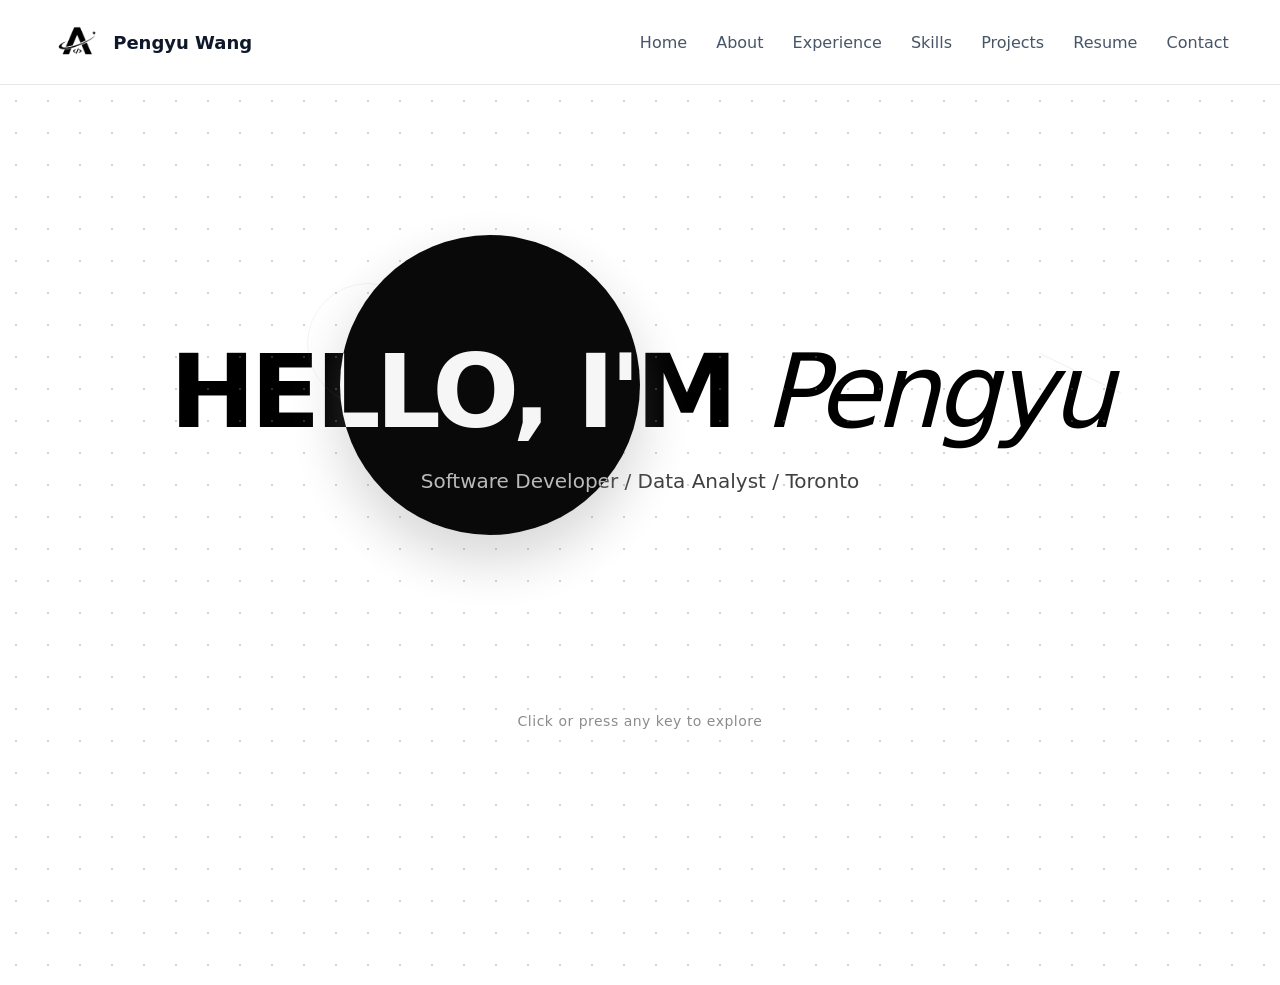
<file: index.html>
<!-- `src/main/res/layout/index.html` -->
<!doctype html>
<html lang="en">
<head>
    <meta charset="utf-8"/>
    <meta name="viewport" content="width=device-width,initial-scale=1"/>
<!-- import Lucide for cards' icons -->
    <title>Pengyu Wang</title>
    <link rel="stylesheet" href="src/main/res/css/navbar.css">
    <link rel="stylesheet" href="src/main/res/css/main_activity.css">
</head>

<body>
<header>
    <div class="nav-wrap">
        <a href="index.html" class="logo">
            <img src="src/main/assets/drawable/Logo_Gradient.png" alt="Areonedev logo" class="logo-img">
            <span>Pengyu Wang</span>
        </a>

        <nav aria-label="Primary">
            <a href="src/main/res/layout/HomeActivity.html">Home</a>
            <a href="src/main/res/layout/AboutActivity.html">About</a>
            <a href="src/main/res/layout/ExperienceActivity.html">Experience</a>
            <a href="src/main/res/layout/SkillsActivity.html">Skills</a>
            <a href="src/main/res/layout/ProjectsActivity.html">Projects</a>
            <a href="src/main/res/layout/ResumeActivity.html">Resume</a>
            <a href="src/main/res/layout/ContactActivity.html">Contact</a>
        </nav>
    </div>
</header>

<main class="intro-page" id="introPage">

    <div class="magnifier" id="magnifier"></div>

    <section class="hero-content" id="heroContent">
        <h1>
            HELLO, I'M <span>Pengyu</span>
        </h1>

        <p>
            Software Developer / Data Analyst / Toronto
        </p>

        <div class="enter-hint">
            Click or press any key to explore
        </div>
    </section>

</main>

<script src="src/main/js/Main.js"></script>

</body>
</html>
</file>
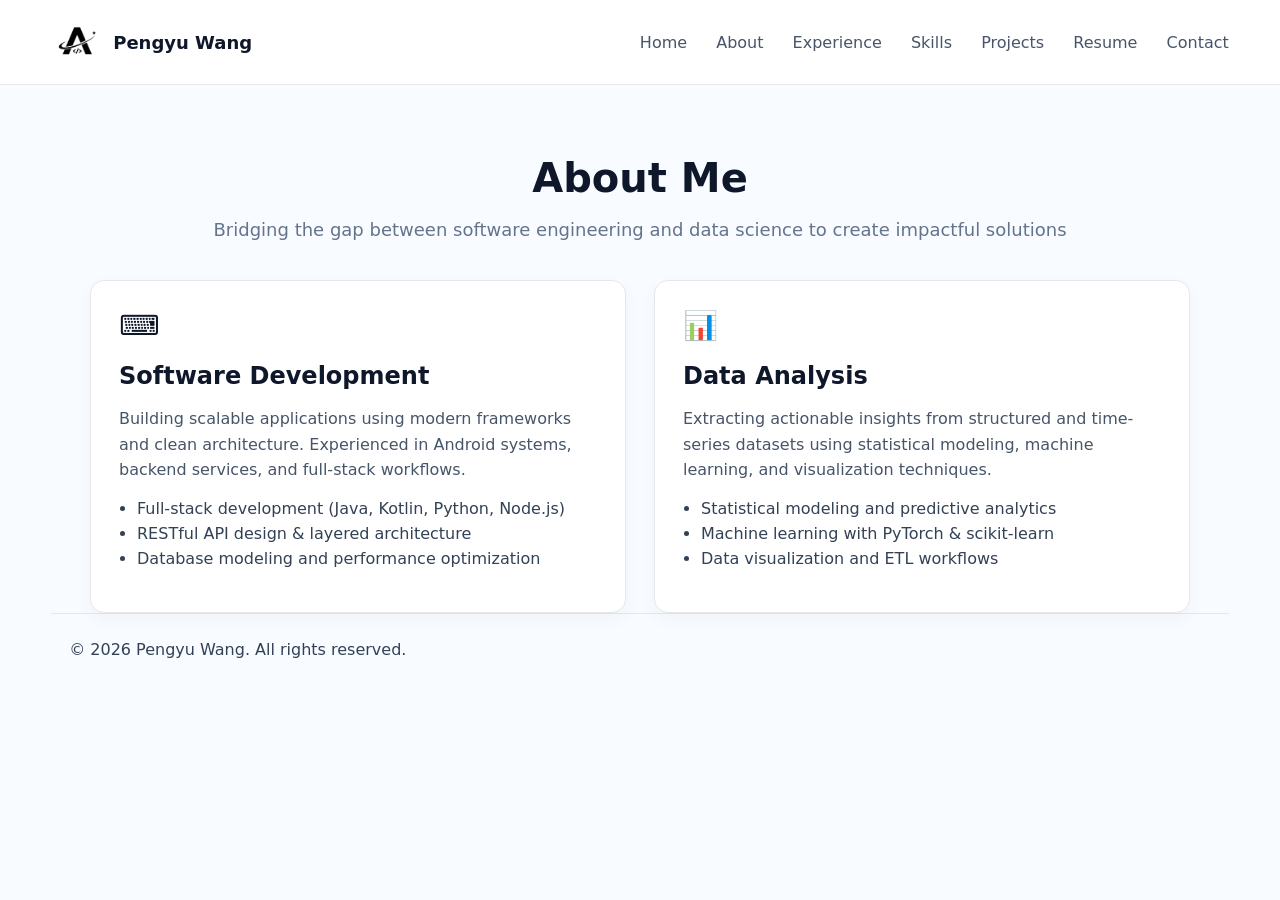
<file: src/main/res/layout/AboutActivity.html>
<!DOCTYPE html>
<html lang="en">
<head>
    <meta charset="UTF-8">
    <meta name="viewport" content="width=device-width, initial-scale=1.0">
    <title>About Me</title>
    <link rel="stylesheet" href="../css/footer.css">
    <link rel="stylesheet" href="../css/navbar.css">
    <link rel="stylesheet" href="../css/about_activity.css">
</head>

<body>

<header>
    <div class="nav-wrap">
        <a href="../../../../index.html" class="logo">
            <img src="../../assets/drawable/Logo_Gradient.png" alt="Areonedev logo" class="logo-img">
            <span>Pengyu Wang</span>
        </a>

        <nav>
            <a href="../../../../index.html">Home</a>
            <a href="AboutActivity.html">About</a>
            <a href="ExperienceActivity.html">Experience</a>
            <a href="SkillsActivity.html">Skills</a>
            <a href="ProjectsActivity.html">Projects</a>
            <a href="ResumeActivity.html">Resume</a>
            <a href="ContactActivity.html">Contact</a>
        </nav>
    </div>
</header>


<section class="about-section">

    <div class="section-title">
        <h1>About Me</h1>
        <p>
            Bridging the gap between software engineering and data science to create impactful solutions
        </p>
    </div>


    <div class="about-grid">

        <!-- Card 1 -->
        <div class="about-card">

            <div class="icon">⌨️</div>

            <h2>Software Development</h2>

            <p>
                Building scalable applications using modern frameworks and clean architecture.
                Experienced in Android systems, backend services, and full-stack workflows.
            </p>

            <ul>
                <li>Full-stack development (Java, Kotlin, Python, Node.js)</li>
                <li>RESTful API design & layered architecture</li>
                <li>Database modeling and performance optimization</li>
            </ul>

        </div>


        <!-- Card 2 -->
        <div class="about-card">

            <div class="icon">📊</div>

            <h2>Data Analysis</h2>

            <p>
                Extracting actionable insights from structured and time-series datasets using statistical
                modeling, machine learning, and visualization techniques.
            </p>

            <ul>
                <li>Statistical modeling and predictive analytics</li>
                <li>Machine learning with PyTorch & scikit-learn</li>
                <li>Data visualization and ETL workflows</li>
            </ul>

        </div>

    </div>

</section>

<footer>
    <p>© 2026 Pengyu Wang. All rights reserved.</p>
</footer>

</body>
</html>
</file>
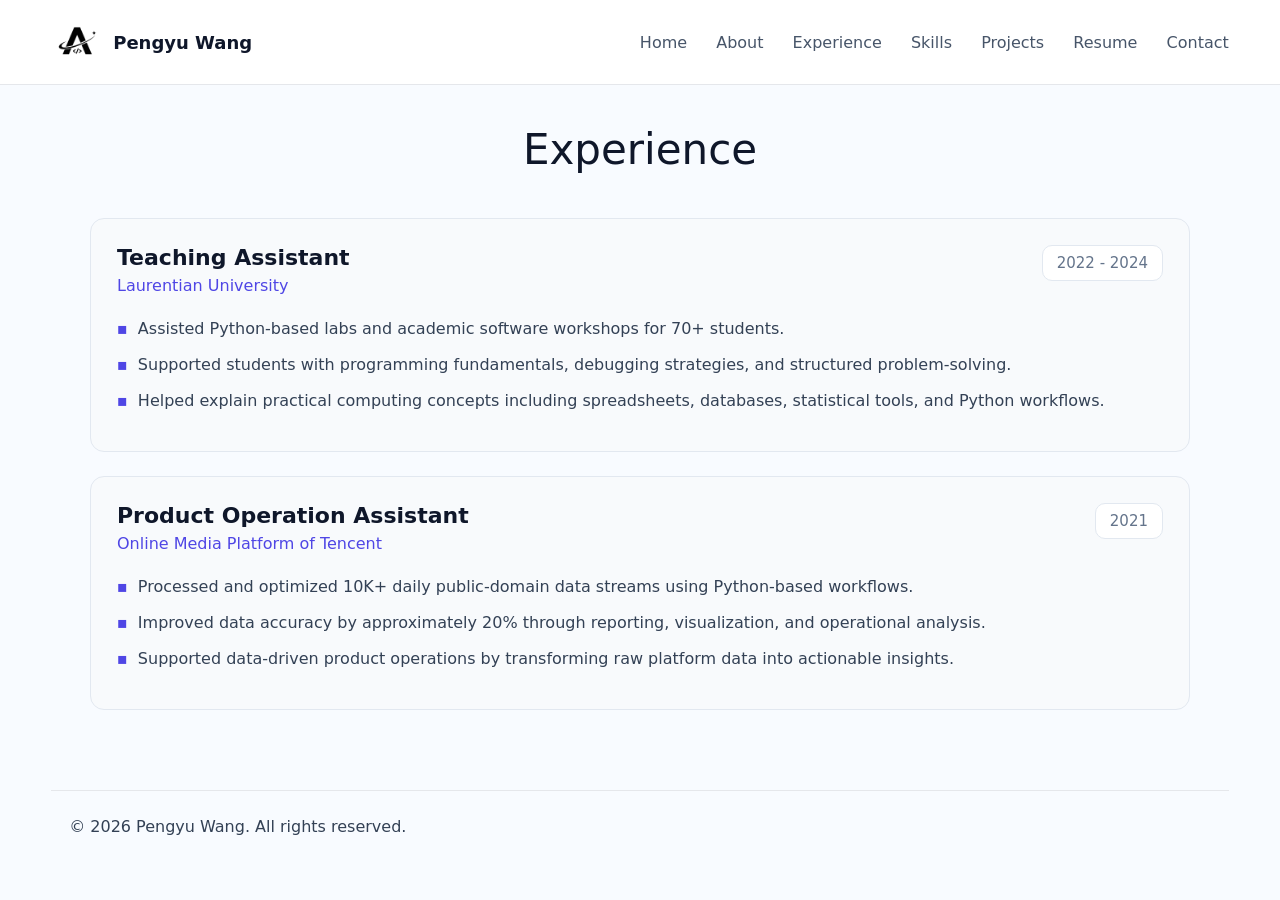
<file: src/main/res/layout/ExperienceActivity.html>
<!DOCTYPE html>
<html lang="en">
<head>
    <meta charset="UTF-8">
    <meta name="viewport" content="width=device-width, initial-scale=1.0">
    <title>Experience | Pengyu Wang</title>
    <link rel="stylesheet" href="../css/footer.css">
    <link rel="stylesheet" href="../css/navbar.css">
    <link rel="stylesheet" href="../css/experience_activity.css">
</head>
<body>

<header>
    <div class="nav-wrap">
        <a href="../../../../index.html" class="logo">
            <img src="../../assets/drawable/Logo_Gradient.png" alt="Areonedev logo" class="logo-img">
            <span>Pengyu Wang</span>
        </a>

        <nav>
            <a href="../../../../index.html">Home</a>
            <a href="AboutActivity.html">About</a>
            <a href="ExperienceActivity.html">Experience</a>
            <a href="SkillsActivity.html">Skills</a>
            <a href="ProjectsActivity.html">Projects</a>
            <a href="ResumeActivity.html">Resume</a>
            <a href="ContactActivity.html">Contact</a>
        </nav>
    </div>
</header>

<main class="experience-page">

    <section class="section-title">
        <h1>Experience</h1>
    </section>

    <section class="experience-list">

        <article class="experience-card">
            <div class="card-top">
                <div>
                    <h2>Teaching Assistant</h2>
                    <p class="company">Laurentian University</p>
                </div>
                <span class="date">2022 - 2024</span>
            </div>

            <ul>
                <li>Assisted Python-based labs and academic software workshops for 70+ students.</li>
                <li>Supported students with programming fundamentals, debugging strategies, and structured problem-solving.</li>
                <li>Helped explain practical computing concepts including spreadsheets, databases, statistical tools, and Python workflows.</li>
            </ul>
        </article>

        <article class="experience-card">
            <div class="card-top">
                <div>
                    <h2>Product Operation Assistant</h2>
                    <p class="company">Online Media Platform of Tencent</p>
                </div>
                <span class="date">2021</span>
            </div>

            <ul>
                <li>Processed and optimized 10K+ daily public-domain data streams using Python-based workflows.</li>
                <li>Improved data accuracy by approximately 20% through reporting, visualization, and operational analysis.</li>
                <li>Supported data-driven product operations by transforming raw platform data into actionable insights.</li>
            </ul>
        </article>

    </section>

</main>

<footer>
    <p>© 2026 Pengyu Wang. All rights reserved.</p>
</footer>

</body>
</html>
</file>
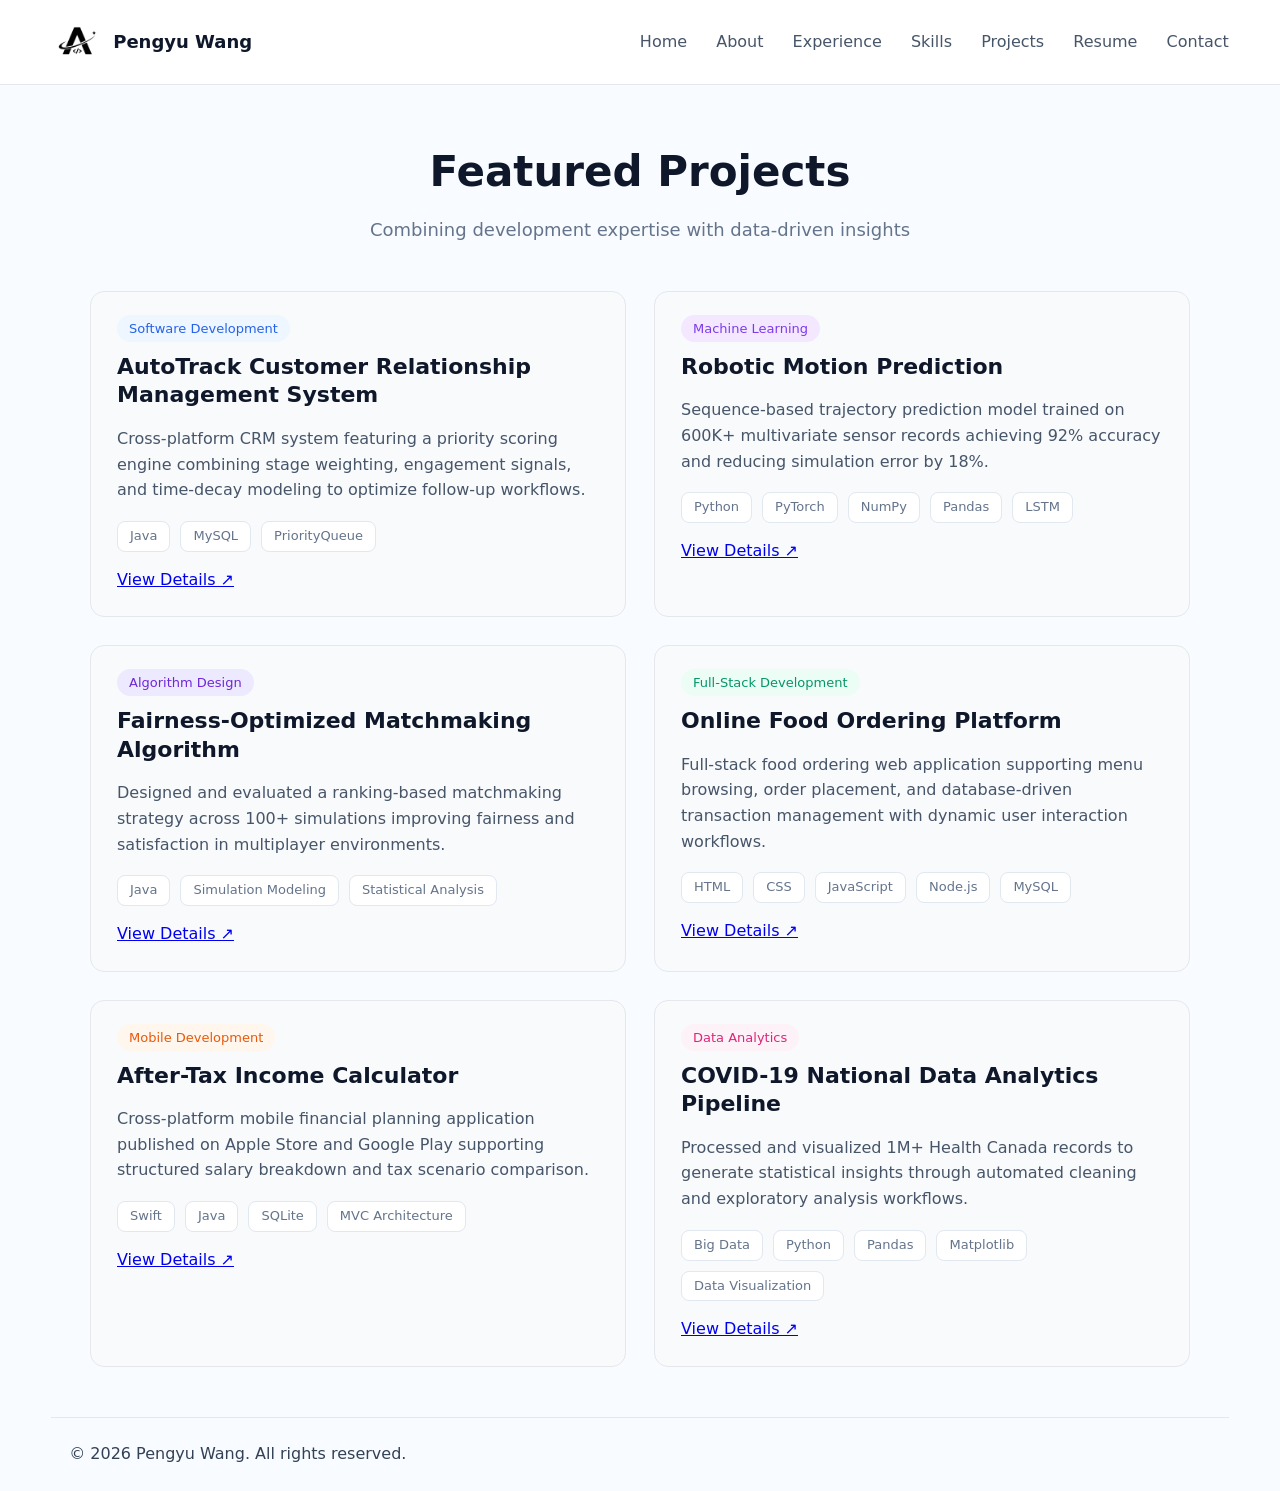
<file: src/main/res/layout/ProjectsActivity.html>
<!DOCTYPE html>
<html lang="en">
<head>
    <meta charset="UTF-8">
    <meta name="viewport" content="width=device-width, initial-scale=1.0">
    <title>Projects | Personal Website</title>
    <link rel="stylesheet" href="../css/navbar.css">
    <link rel="stylesheet" href="../css/footer.css">
    <link rel="stylesheet" href="../css/projects_activity.css">
</head>
<body>

<header>
    <div class="nav-wrap">
        <a href="../../../../index.html" class="logo">
            <img src="../../assets/drawable/Logo_Gradient.png" alt="Areonedev logo" class="logo-img">
            <span>Pengyu Wang</span>
        </a>
        <nav aria-label="Primary">
            <a href="../../../../index.html">Home</a>
            <a href="AboutActivity.html">About</a>
            <a href="ExperienceActivity.html">Experience</a>
            <a href="SkillsActivity.html">Skills</a>
            <a href="ProjectsActivity.html">Projects</a>
            <a href="ResumeActivity.html">Resume</a>
            <a href="ContactActivity.html">Contact</a>
        </nav>
    </div>
</header>

<section class="page-title">
    <h1>Featured Projects</h1>
    <p>Combining development expertise with data-driven insights</p>
</section>

<main class="projects-page">

    <section class="projects-grid">

        <!-- Card 1 -->
        <article class="project-card">
            <span class="tag blue">Software Development</span>
            <h2>AutoTrack Customer Relationship Management System</h2>
            <p>
                Cross-platform CRM system featuring a priority scoring engine combining stage weighting,
                engagement signals, and time-decay modeling to optimize follow-up workflows.
            </p>

            <div class="tech-stack">
                <span>Java</span>
                <span>MySQL</span>
                <span>PriorityQueue</span>
            </div>

            <a href="https://github.com/PengyuW007/AutoTrack" target="_blank">View Details ↗</a>
        </article>


        <!-- Card 2 -->
        <article class="project-card">
            <span class="tag purple">Machine Learning</span>
            <h2>Robotic Motion Prediction</h2>
            <p>
                Sequence-based trajectory prediction model trained on 600K+ multivariate sensor records
                achieving 92% accuracy and reducing simulation error by 18%.
            </p>

            <div class="tech-stack">
                <span>Python</span>
                <span>PyTorch</span>
                <span>NumPy</span>
                <span>Pandas</span>
                <span>LSTM</span>
            </div>

            <a href="https://github.com/PengyuW007/CPSC5616_Robot_Modelling" target="_blank">View Details ↗</a>
        </article>


        <!-- Card 3 -->
        <article class="project-card">
            <span class="tag violet">Algorithm Design</span>
            <h2>Fairness-Optimized Matchmaking Algorithm</h2>
            <p>
                Designed and evaluated a ranking-based matchmaking strategy across 100+ simulations
                improving fairness and satisfaction in multiplayer environments.
            </p>

            <div class="tech-stack">
                <span>Java </span>
                <span>Simulation Modeling</span>
                <span>Statistical Analysis</span>
            </div>

            <a href="https://laurentian.scholaris.ca/items/e188a443-7085-4467-b0d8-0e4fb0d9f50e" target="_blank">View Details ↗</a>
        </article>


        <!-- Card 4 -->
        <article class="project-card">
            <span class="tag green">Full-Stack Development</span>
            <h2>Online Food Ordering Platform</h2>
            <p>
                Full-stack food ordering web application supporting menu browsing, order placement,
                and database-driven transaction management with dynamic user interaction workflows.
            </p>

            <div class="tech-stack">
                <span>HTML</span>
                <span>CSS</span>
                <span>JavaScript</span>
                <span>Node.js</span>
                <span>MySQL</span>
            </div>

            <a href="https://github.com/emily0906/Togo" target="_blank">View Details ↗</a>
        </article>


        <!-- Card 5 -->
        <article class="project-card">
            <span class="tag orange">Mobile Development</span>
            <h2>After-Tax Income Calculator</h2>
            <p>
                Cross-platform mobile financial planning application published on Apple Store and Google Play
                supporting structured salary breakdown and tax scenario comparison.
            </p>

            <div class="tech-stack">
                <span>Swift</span>
                <span>Java</span>
                <span>SQLite</span>
                <span>MVC Architecture</span>
            </div>

            <a href="https://github.com/PengyuW007/Wagemate_Android" target="_blank">View Details ↗</a>
        </article>


        <!-- Card 6 -->
        <article class="project-card">
            <span class="tag pink">Data Analytics</span>
            <h2>COVID-19 National Data Analytics Pipeline</h2>
            <p>
                Processed and visualized 1M+ Health Canada records to generate statistical insights
                through automated cleaning and exploratory analysis workflows.
            </p>

            <div class="tech-stack">
                <span>Big Data</span>
                <span>Python </span>
                <span>Pandas </span>
                <span>Matplotlib </span>
                <span>Data Visualization</span>
            </div>

            <a href="https://github.com/PengyuW007/COMP4710_Group14_Analyzer" target="_blank">View Details ↗</a>
        </article>

    </section>
</main>

<footer>
    <p>© 2026 Pengyu Wang. All rights reserved.</p>
</footer>

</body>
</html>
</file>
<file: src/main/res/css/navbar.css>
header {
    position: sticky;
    top: 0;
    background: white;
    border-bottom: 1px solid #e5e7eb;
}

.nav-wrap {
    width: min(1200px, 92%);
    margin: 0 auto;
    padding: 16px 0;

    display: flex;
    justify-content: space-between;
    align-items: center;
}

.logo {
    display: flex;
    align-items: center;
    gap: 10px;

    font-size: 18px;
    font-weight: 700;
    color: #0f172a;
    text-decoration: none;
    background: transparent;
}

.logo-img {
    height: 52px;
    width: auto;
    background: transparent;
    filter: brightness(0);   /* makes logo pure black */
}

nav a {
    margin-left: 24px;
    text-decoration: none;
    color: #475569;
    font-weight: 500;
}

nav a:hover {
    color: #2563eb;
}
</file>
<file: src/main/res/css/main_activity.css>
* {
    box-sizing: border-box;
}

body {
    margin: 0;
    font-family: Inter, system-ui, -apple-system, "Segoe UI", Roboto, Arial, sans-serif;
    background: #ffffff;
    color: #050505;
    overflow: hidden;
}


/* Intro page */

.intro-page {
    min-height: 100vh;
    position: relative;
    overflow: hidden;

    display: flex;
    align-items: center;
    justify-content: center;

    background-color: #ffffff;
    background-image: radial-gradient(#d4d4d4 1.2px, transparent 1.2px);
    background-size: 32px 32px;
}

/* black magnifier circle */

.magnifier {
    position: absolute;
    width: 300px;
    height: 300px;
    border-radius: 50%;

    background: #000000;
    transform: translate(-50%, -50%);

    pointer-events: none;
    z-index: 1;
    opacity: 0.96;

    box-shadow: 0 24px 60px rgba(0, 0, 0, 0.18);
}

/* Hero text */

.hero-content {
    position: relative;
    z-index: 2;
    text-align: center;

    transition: transform 0.12s ease-out;
    mix-blend-mode: difference;
    color: white;
}

.hero-content h1 {
    margin: 0;
    font-size: clamp(56px, 8vw, 128px);
    font-weight: 900;
    letter-spacing: -5px;
    line-height: 1;
}

.hero-content h1 span {
    font-style: italic;
    font-weight: 300;
}

.hero-content p {
    margin-top: 26px;
    font-size: 20px;
    color: white;
    opacity: 0.75;
}

.enter-hint {
    margin-top: 220px;
    font-size: 14px;
    color: white;
    opacity: 0.45;
    letter-spacing: 0.5px;
    animation: fadePulse 1.8s ease-in-out infinite;
}

@keyframes fadePulse {
    0%, 100% {
        opacity: 0.35;
    }
    50% {
        opacity: 0.75;
    }
}

/* background decoration */

.intro-page::before {
    content: "";
    position: absolute;
    width: 120px;
    height: 120px;
    border: 1px solid rgba(0, 0, 0, 0.05);
    border-radius: 50%;
    top: 22%;
    left: 24%;
}

.intro-page::after {
    content: "";
    position: absolute;
    width: 90px;
    height: 1px;
    background: rgba(0, 0, 0, 0.06);
    right: 12%;
    top: 32%;
    transform: rotate(26deg);
}

/* Mobile */

@media (max-width: 768px) {
    nav {
        display: none;
    }

    .hero-content h1 {
        font-size: 52px;
        letter-spacing: -2px;
    }

    .hero-content p {
        font-size: 16px;
    }

    .magnifier {
        width: 220px;
        height: 220px;
    }
}
</file>
<file: src/main/res/css/footer.css>
/* Footer */

footer {
    border-top: 1px solid #e5e7eb;
    padding: 26px 18px;

    display: flex;
    justify-content: space-between;
    align-items: center;

    width: min(1200px, 92%);
    margin: 0 auto;
}

footer p {
    margin: 0;
    color: #334155;
}
</file>
<file: src/main/res/css/about_activity.css>
* {
    box-sizing: border-box;
}

body {
    margin: 0;
    font-family: Inter, system-ui, -apple-system, "Segoe UI", Roboto, Arial, sans-serif;
    background: #f8fbff;
    color: #0f172a;
}


/* NAVBAR */

/*header {*/
/*    position: sticky;*/
/*    top: 0;*/
/*    background: white;*/
/*    border-bottom: 1px solid #e5e7eb;*/
/*}*/

/*.logo {*/
/*    display: flex;*/
/*    align-items: center;*/
/*    gap: 10px;*/

/*    font-size: 18px;*/
/*    font-weight: 700;*/
/*}*/

/*.logo-img {*/
/*    height: 52px;*/
/*    width: auto;*/
/*}*/

/*.nav-wrap {*/
/*    width: min(1200px, 92%);*/
/*    margin: auto;*/

/*    display: flex;*/
/*    justify-content: space-between;*/
/*    align-items: center;*/

/*    padding: 16px 0;*/
/*}*/

/*nav a {*/
/*    margin-left: 22px;*/
/*    text-decoration: none;*/
/*    color: #334155;*/
/*}*/

/*nav a:hover {*/
/*    color: #2563eb;*/
/*}*/


/* TITLE SECTION */

.section-title {
    text-align: center;
    margin-top: 70px;
    margin-bottom: 40px;
}

.section-title h1 {
    font-size: 40px;
    margin-bottom: 10px;
}

.section-title p {
    font-size: 18px;
    color: #64748b;
}


/* GRID */

.about-grid {
    width: min(1100px, 92%);
    margin: auto;

    display: grid;
    grid-template-columns: repeat(2, 1fr);
    gap: 28px;
}


/* CARDS */

.about-card {
    background: white;
    padding: 28px;
    border-radius: 14px;

    border: 1px solid #e5e7eb;

    box-shadow: 0 6px 18px rgba(0,0,0,0.04);

    transition: 0.25s ease;
}

.about-card:hover {
    transform: translateY(-6px);
}


/* ICON */

.icon {
    font-size: 28px;
    margin-bottom: 12px;
}


/* CARD CONTENT */

.about-card h2 {
    margin-bottom: 12px;
}

.about-card p {
    color: #475569;
    line-height: 1.6;
}

.about-card ul {
    margin-top: 14px;
    padding-left: 18px;
}

.about-card li {
    margin-bottom: 6px;
    color: #334155;
}


/* MOBILE */

@media (max-width: 768px) {
    .about-grid {
        grid-template-columns: 1fr;
    }
}
</file>
<file: src/main/res/css/experience_activity.css>
* {
    box-sizing: border-box;
}

body {
    margin: 0;
    font-family: Inter, system-ui, -apple-system, "Segoe UI", Roboto, Arial, sans-serif;
    background: #f8fbff;
    color: #0f172a;
}

/* Navbar */

/*header {*/
/*    position: sticky;*/
/*    top: 0;*/
/*    z-index: 100;*/
/*    background: rgba(255, 255, 255, 0.95);*/
/*    border-bottom: 1px solid #e5e7eb;*/
/*    backdrop-filter: blur(8px);*/
/*}*/

/*.logo {*/
/*    display: flex;*/
/*    align-items: center;*/
/*    gap: 10px;*/

/*    font-size: 18px;*/
/*    font-weight: 700;*/
/*    color: #0f172a;*/
/*}*/

/*.logo-img {*/
/*    height: 32px;*/
/*    width: auto;*/
/*}*/

/*.nav-wrap {*/
/*    width: min(1200px, 92%);*/
/*    margin: 0 auto;*/
/*    padding: 16px 0;*/

/*    display: flex;*/
/*    justify-content: space-between;*/
/*    align-items: center;*/
/*}*/

/*.logo {*/
/*    display: flex;*/
/*    align-items: center;*/
/*    gap: 10px;*/

/*    font-size: 18px;*/
/*    font-weight: 700;*/
/*}*/

/*.logo-box {*/
/*    width: 28px;*/
/*    height: 28px;*/
/*    border-radius: 8px;*/
/*    background: linear-gradient(135deg, #2563eb, #7c3aed);*/
/*}*/

/*nav a {*/
/*    margin-left: 24px;*/
/*    text-decoration: none;*/
/*    color: #475569;*/
/*    font-weight: 500;*/
/*}*/

/*nav a:hover {*/
/*    color: #2563eb;*/
/*}*/

/* Page */

.experience-page {
    padding: 40px 18px 80px;
}

.section-title {
    text-align: center;
    margin-bottom: 44px;
}

.section-title h1 {
    font-size: 42px;
    font-weight: 500;
    margin: 0;
}

/* Experience cards */

.experience-list {
    width: min(1100px, 92%);
    margin: 0 auto;

    display: flex;
    flex-direction: column;
    gap: 24px;
}

.experience-card {
    background: #f8fafc;
    border: 1px solid #e2e8f0;
    border-radius: 14px;
    padding: 26px;
    transition: 0.25s ease;
}

.experience-card.active {
    border-color: #93a4ff;
}

.experience-card:hover {
    transform: translateY(-4px);
    box-shadow: 0 10px 24px rgba(15, 23, 42, 0.06);
}

.card-top {
    display: flex;
    justify-content: space-between;
    align-items: flex-start;
    gap: 20px;
}

.experience-card h2 {
    margin: 0 0 6px;
    font-size: 22px;
    font-weight: 600;
}

.company {
    margin: 0;
    color: #4f46e5;
    font-size: 16px;
}

.date {
    white-space: nowrap;
    padding: 8px 14px;
    border: 1px solid #e2e8f0;
    border-radius: 10px;
    background: white;
    color: #64748b;
    font-size: 15px;
}

.experience-card ul {
    margin: 22px 0 0;
    padding-left: 0;
    list-style: none;
}

.experience-card li {
    margin-bottom: 12px;
    color: #334155;
    line-height: 1.5;
}

.experience-card li::before {
    content: "▪";
    color: #4f46e5;
    margin-right: 10px;
}

/* Mobile */

@media (max-width: 768px) {
    .nav-wrap {
        flex-direction: column;
        gap: 14px;
    }

    nav a {
        margin: 0 8px;
    }

    .card-top {
        flex-direction: column;
    }

    .date {
        align-self: flex-start;
    }

    .section-title h1 {
        font-size: 34px;
    }
}
</file>
<file: src/main/res/css/projects_activity.css>
:root {
    --accent: #06f;
    --muted: #dfe6eb;
}

* {
    box-sizing: border-box;
}

html, body {
    height: 100%;
    margin: 0;
    font-family: Inter, system-ui, -apple-system, "Segoe UI", Roboto, Arial;
    background-size: cover;
    background: #f8fbff center;
    color: #0f172a;
    line-height: 1.3;
}

/*header {*/
/*    position: sticky;*/
/*    top: 0;*/
/*    background: white;*/
/*    border-bottom: 1px solid #e5e7eb;*/
/*}*/

/*.logo {*/
/*    display: flex;*/
/*    align-items: center;*/
/*    gap: 10px;*/

/*    font-size: 18px;*/
/*    font-weight: 700;*/
/*    color: #0f172a;*/
/*}*/

/*.logo-img {*/
/*    height: 52px;*/
/*    width: auto;*/
/*}*/

/*.nav-wrap {*/
/*    width: min(1200px, 92%);*/
/*    margin: 0 auto;*/
/*    padding: 16px 0;*/

/*    display: flex;*/
/*    justify-content: space-between;*/
/*    align-items: center;*/
/*}*/

/*nav a {*/
/*    color: rgba(11, 18, 32, 0.78);*/
/*    text-decoration: none;*/
/*    margin-left: 18px;*/
/*}*/

/*nav a:hover {*/
/*    color: var(--accent);*/
/*    transform: translateY(-2px);*/
/*}*/

.page-title {
    text-align: center;
    margin-top: 60px;
    margin-bottom: 40px;
}

.page-title h1 {
    font-size: 42px;
    font-weight: 600;
    color: #0f172a;
    margin-bottom: 10px;
}

.page-title p {
    font-size: 18px;
    color: #64748b;
}

.projects-grid {
    width: min(1100px, 92%);
    margin: 50px auto;

    display: grid;
    grid-template-columns: repeat(2, 1fr);
    gap: 28px;
}

.project-card {
    background: #f8fafc;
    border-radius: 14px;
    padding: 26px;
    border: 1px solid #e5e7eb;
    transition: 0.2s ease;
}

.project-card:hover {
    transform: translateY(-4px);
    box-shadow: 0 8px 24px rgba(0,0,0,0.06);
}

.project-card h2 {
    margin: 14px 0 8px;
    font-size: 22px;
    color: #0f172a;
}

.project-card p {
    color: #475569;
    line-height: 1.6;
}

.tech-stack {
    display: flex;
    flex-wrap: wrap;
    gap: 10px;
    margin: 18px 0;
    color: #64748b;
}

.tech-stack span {
    padding: 6px 12px;
    border-radius: 8px;
    font-size: 13px;
    border: 1px solid #e2e8f0;
    background: white;
}

.tag {
    font-size: 13px;
    padding: 6px 12px;
    border-radius: 999px;
}

/* tag colors */

.blue { background:#eef6ff; color:#2563eb; }
.purple { background:#f3e8ff; color:#7c3aed; }
.violet { background:#ede9fe; color:#6d28d9; }
.green { background:#ecfdf5; color:#059669; }
.orange { background:#fff7ed; color:#ea580c; }
.pink { background:#fdf2f8; color:#db2777; }

@media (max-width: 768px) {
    .projects-grid {
        grid-template-columns: 1fr;
    }
}
</file>
